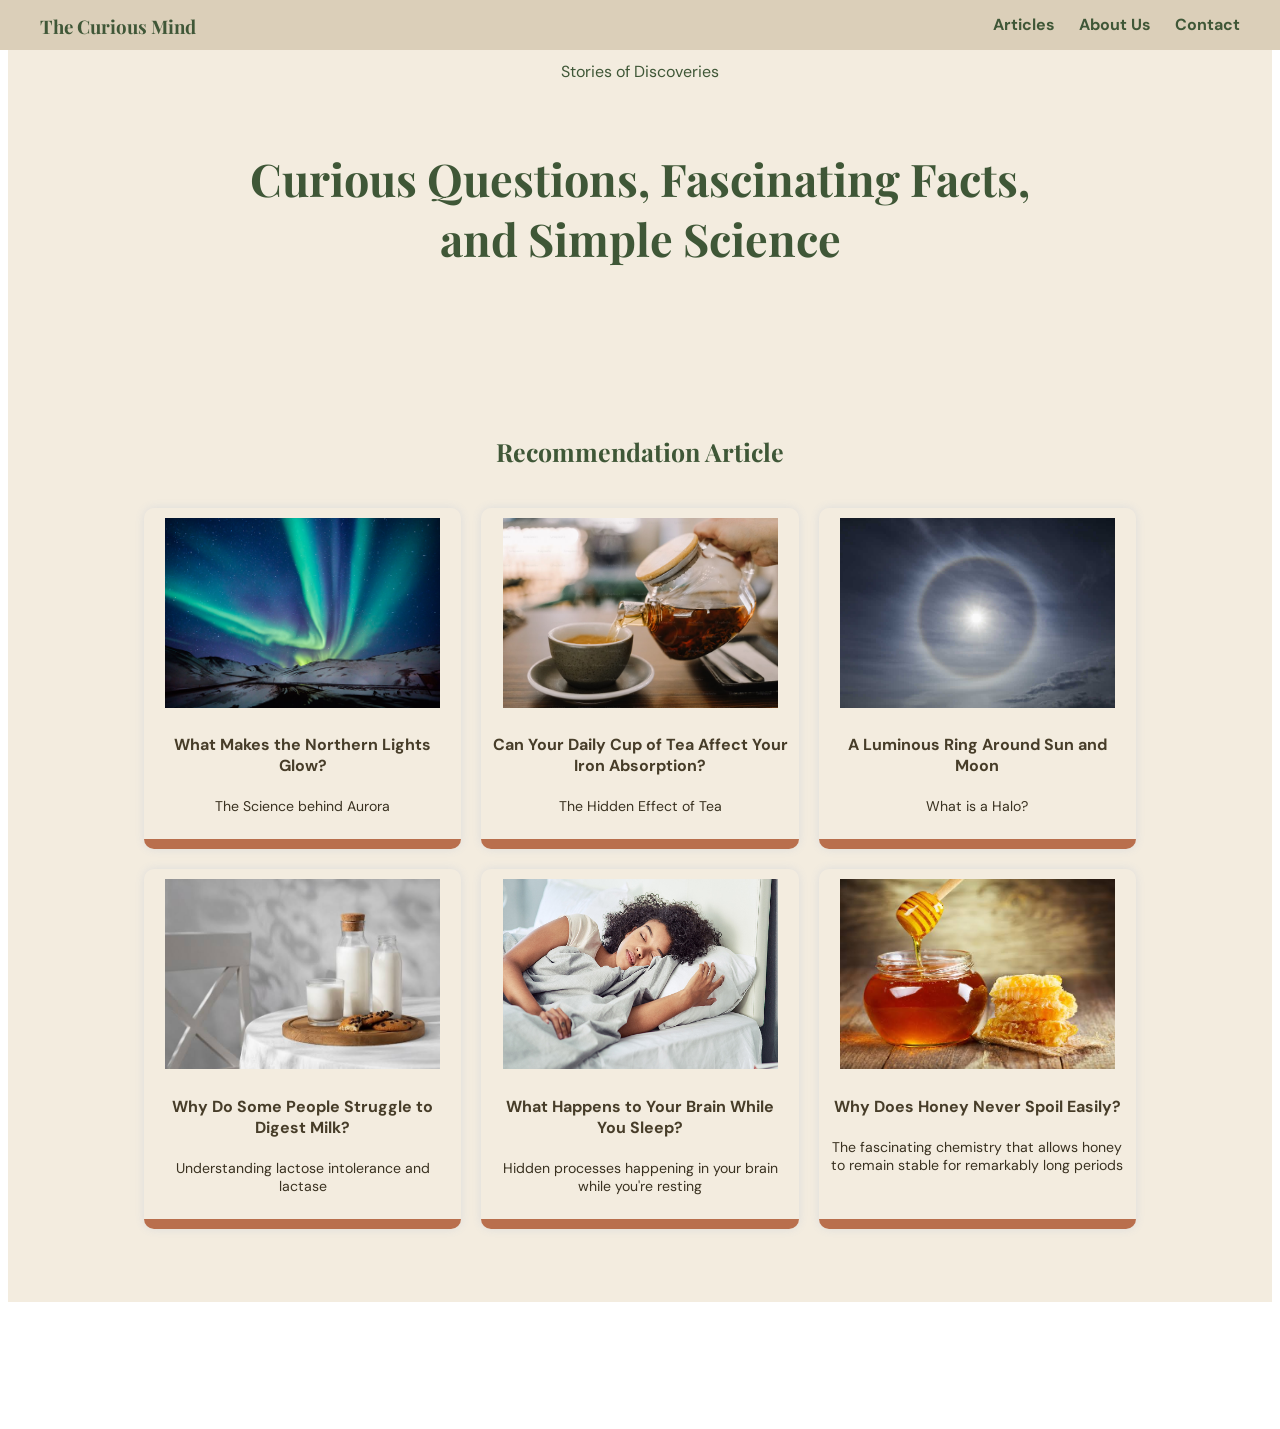
<file: index.html>
<!DOCTYPE html>
<html lang="en">
<head>
    <meta charset="UTF-8">
    <meta name="viewport" content="width=device-width, initial-scale=1.0">
    <title>Document</title>
    <link rel="stylesheet" type="text/css" href="home.css">
    <link href="https://unpkg.com/aos@next/dist/aos.css" rel="stylesheet">
</head>
<body>
    <script src="https://unpkg.com/aos@next/dist/aos.js"></script>
    <link href="https://fonts.googleapis.com/css2?family=DM+Sans:wght@400;500;600;700&family=Playfair+Display:wght@400;500;600;700&display=swap" rel="stylesheet">
    <header>
        <div class="main-header">
            <!-- <img class="header-icon" src="blogpagepicture/header-icon.png"> -->
                <h3 class="title"><a href="index.html">The Curious Mind</a></h3>
                <nav>
                    <a href="article.html">Articles</a>
                    <a href="abtus.html">About Us</a>
                    <a href="contact.html">Contact</a>
                    
                </nav>
        </div>
    </header>
    <main>
        <div class="home">
            <div class="jumbotron">
                <div class="header-flex">
                    <div>
                        <!-- <h2 class="jumbotron-text" data-aos="fade-right" data-aos-once="true" data-aos-duration="2000" data-aos-delay="500" data-aos-easing="ease-in">Baru di dunia Programming? <br> Belajar lewat pengembangan <span style="color: #f4a261;">Game dan Web</span> sederhana!</h2> -->
                        <div class="mini-text-flex">
                            <p class="mini-text">Stories of Discoveries</p>
                        </div>
                    </div>
            </div>
            <div class="jumbotron">
                <h1 class="main-title">Curious Questions, Fascinating Facts,<br>and Simple Science</h1>
            </div>
        </div>
        <div class="main-content">
                <div class="content">
                    <article id="my-project">
                        <h3 class="article-title">Recommendation Article</h3>
                        <div class="project-container">
                            <a href="aurora.html" class="project-link">
                                <div class="project">
                                <img src="photo/iceland_aurora_1.jpg" alt="" width="275px" height="190px">
                                <h4 class="project-title">What Makes the Northern Lights Glow?</h4>
                                <p class="project-description">The Science behind Aurora</p>
                            </div>
                            </a>
                            <a href="tea.html" class="project-link">
                                <div class="project">
                                    <img src="photo/hottea.jpeg" alt="" width="275px" height="190px">
                                    <h4 class="project-title">Can Your Daily Cup of Tea Affect Your Iron Absorption?</h4>
                                    <p class="project-description">The Hidden Effect of Tea</p>
                                </div>
                            </a>
                            <a href="halo.html" class="project-link">
                                <div class="project">
                                    <img src="photo/halo.jpg" alt="" width="275px" height="190px">
                                    <h4 class="project-title">A Luminous Ring Around Sun and Moon</h4>
                                    <p class="project-description">What is a Halo?</p>
                                </div>
                            </a>
                        </div>
                        <div class="project-container">
                            <a href="milk.html" class="project-link">
                                <div class="project">
                                    <img src="photo/milk.jpg" alt="" width="275px" height="190px">
                                    <h4 class="project-title">Why Do Some People Struggle to Digest Milk?</h4>
                                    <p class="project-description">Understanding lactose intolerance and lactase</p>
                                </div>
                            </a>
                            <a href="sleep.html" class="project-link">
                                <div class="project">
                                    <img src="photo/sleep.jpg" alt="" width="275px" height="190px">
                                    <h4 class="project-title">What Happens to Your Brain While You Sleep?</h4>
                                    <p class="project-description">Hidden processes happening in your brain while you're resting</p>
                                </div>
                            </a>
                            <a href="honey.html" class="project-link">
                                <div class="project">
                                    <img src="photo/honey.jpg" alt="" width="275px" height="190px">
                                    <h4 class="project-title">Why Does Honey Never Spoil Easily?</h4>
                                    <p class="project-description">The fascinating chemistry that allows honey to remain stable for remarkably long periods</p>
                                </div>
                            </a>
                        </div>
                    </article>
                </div>
            </div>
    </main>
    <footer>

    </footer>
</body>
</html>
</file>
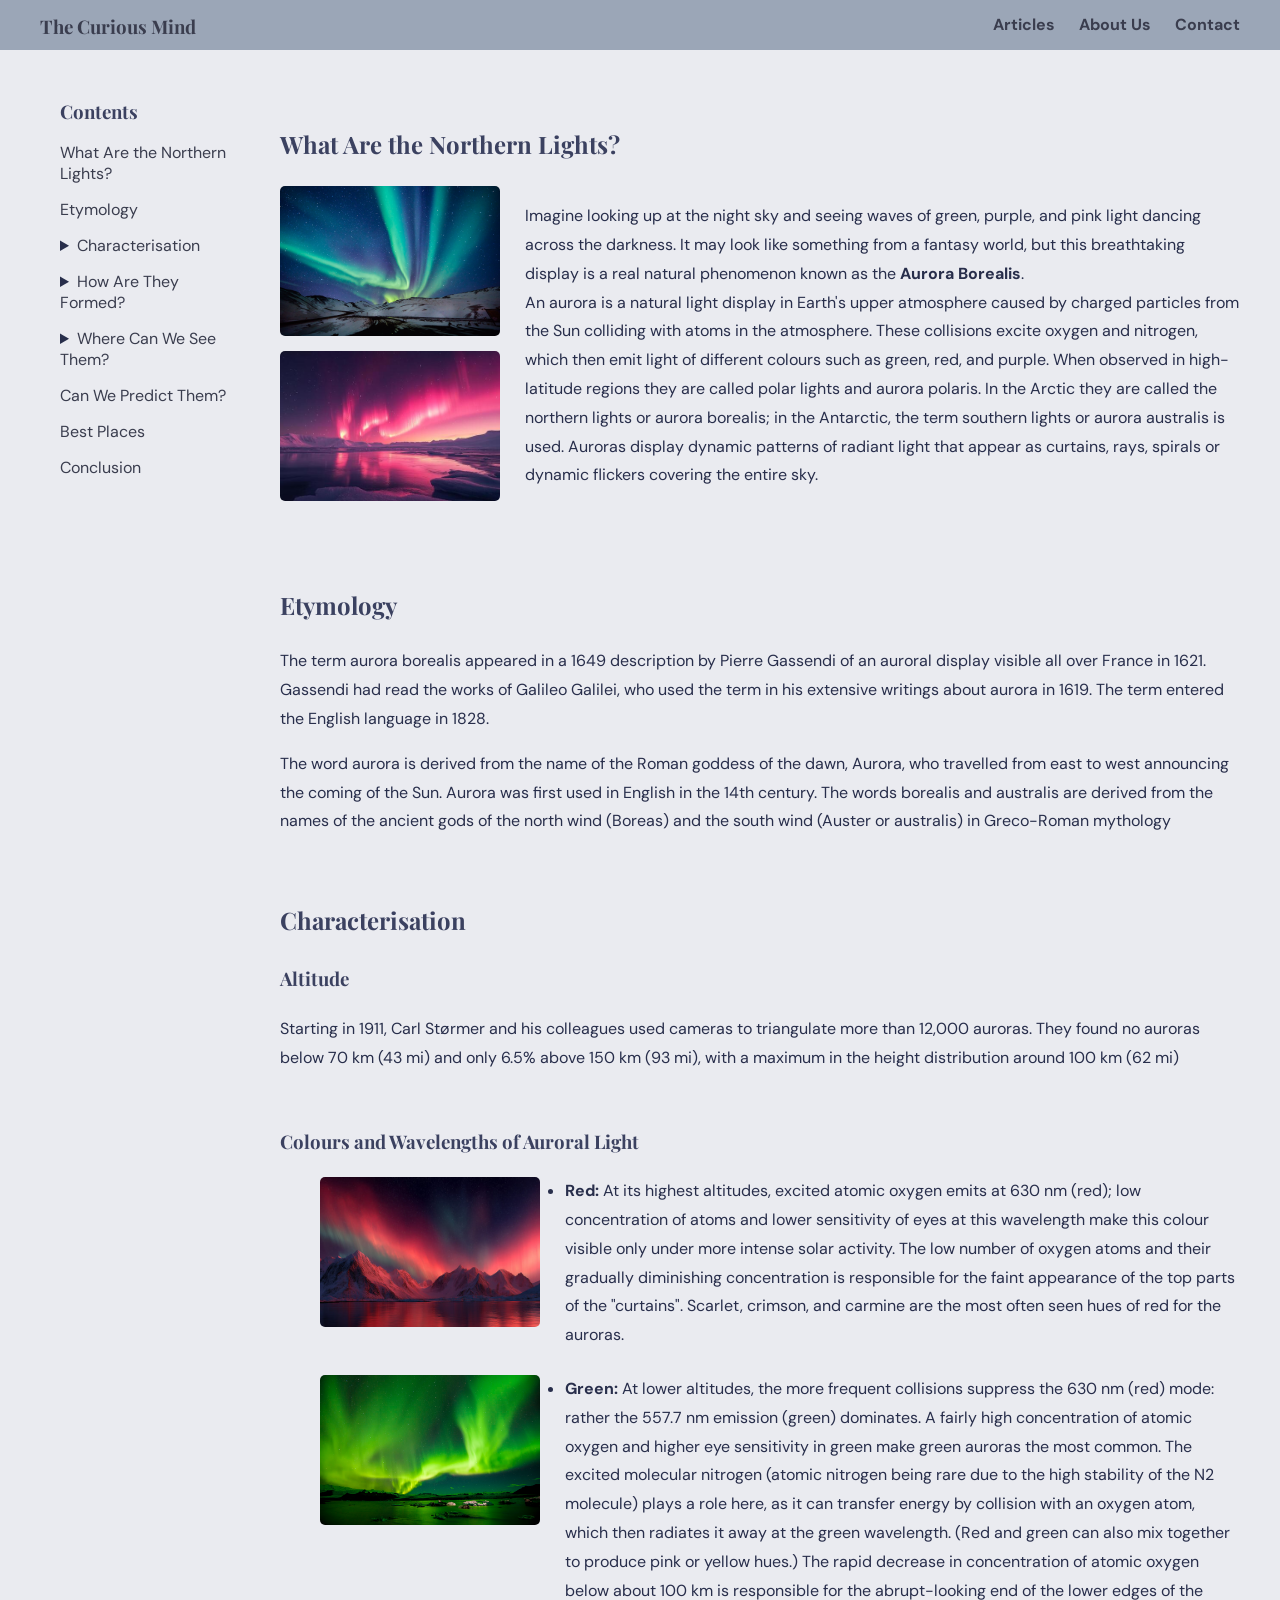
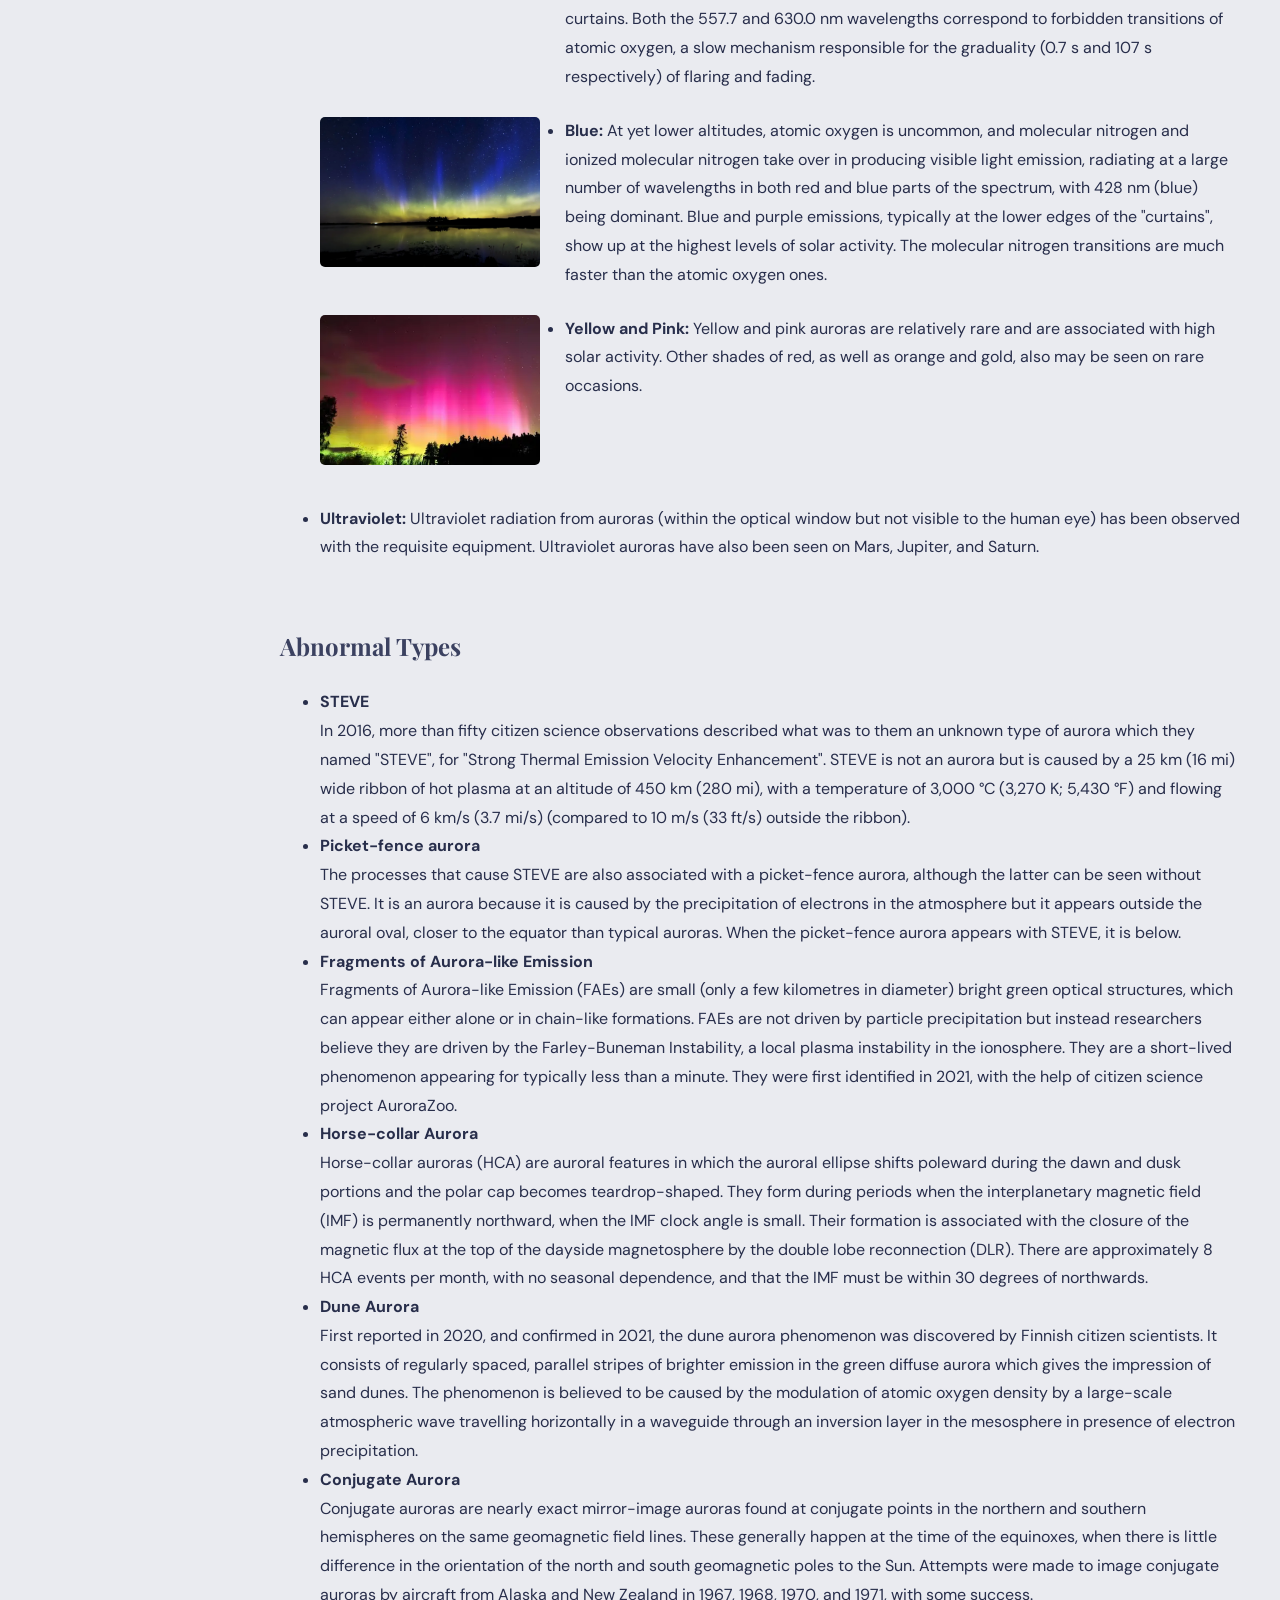
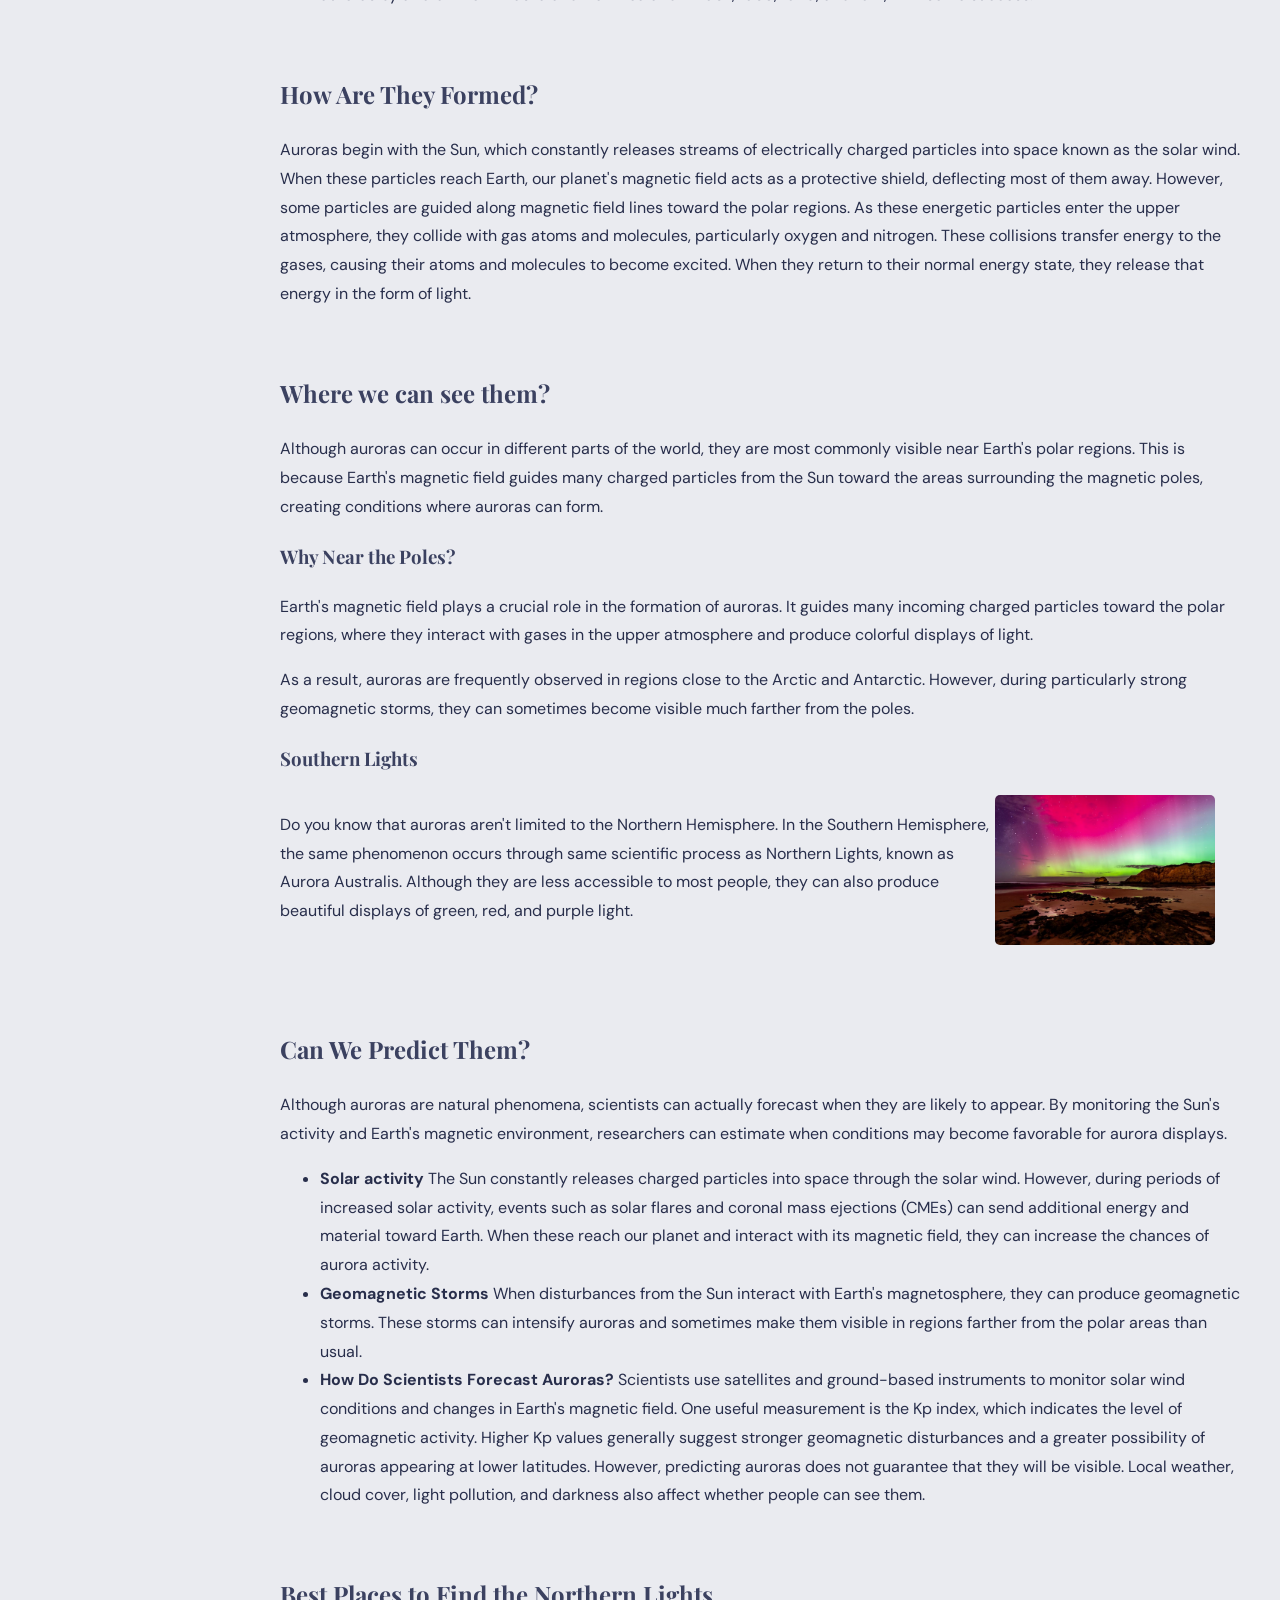
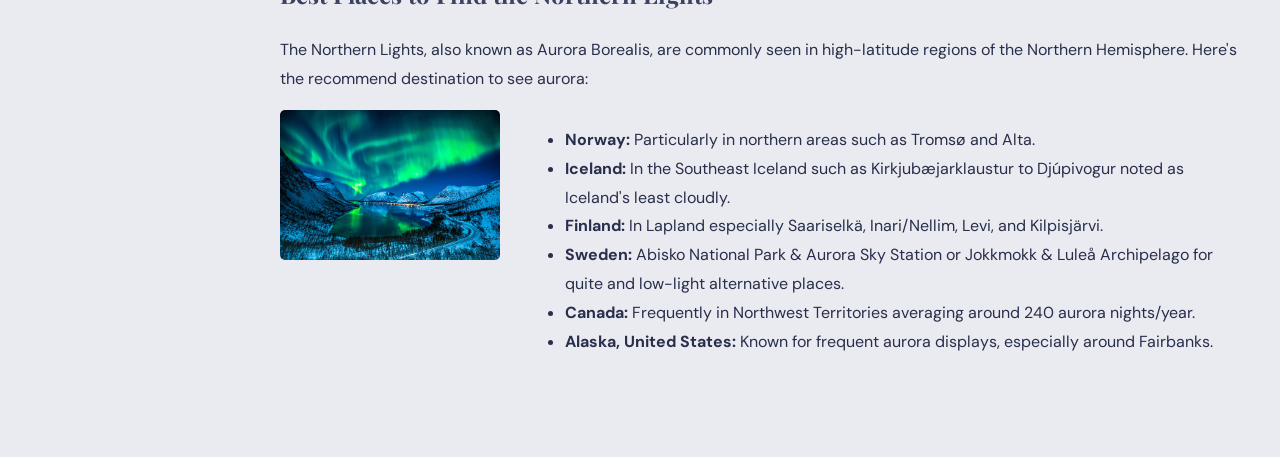
<file: aurora.html>
<!DOCTYPE html>
<html lang="en">
<head>
    <meta charset="UTF-8">
    <meta name="viewport" content="width=device-width, initial-scale=1.0">
    <title>Document</title>
    <link rel="stylesheet" type="text/css" href="aurora.css">
</head>
<body>
    <link href="https://fonts.googleapis.com/css2?family=DM+Sans:wght@400;500;600;700&family=Playfair+Display:wght@400;500;600;700&display=swap" rel="stylesheet">
    <header>
        <div class="main-header">
            <!-- <img class="header-icon" src="blogpagepicture/header-icon.png"> -->
                <h3 class="title"><a href="index.html">The Curious Mind</a></h3>
                <nav>
                    <a href="article.html">Articles</a>
                    <a href="abtus.html">About Us</a>
                    <a href="contact.html">Contact</a>
                    
                </nav>
        </div>
    </header>
    <main>
        <div class="article-layout">

    <!-- Table of Contents -->
    <aside class="table-of-contents">
        <h3>Contents</h3>
        <ul>
            <li><a href="#what-are-auroras">What Are the Northern Lights?</a></li>
            <li><a href="#etymology">Etymology</a></li>
            <li>
            <details>
                <summary><a href="#character">Characterisation</a></summary>
                <div class="sub-table">
                    <ul>
                        <li><a href="#altitude">Altitude</a></li>
                        <li><a href="#colors">Colours and wavelengths of auroral light</a></li>
                        <li><a href="#abnormal">Abnormal Types</a></li>
                    </ul>
                </div>
            </details>
            </li>
            <li></li>
            <li>
            <details>
                <summary><a href="#formation">How Are They Formed?</a></summary>
                <div class="sub-table">
                    <ul>
                        <li><a href="#solar-wind">Solar Wind</a></li>
                        <li><a href="#magnetic-field">Earth's Magnetic Field</a></li>
                        <li><a href="#light-production">Production of Light</a></li>
                    </ul>
                </div>
            </details>
            </li>
            <li>
            <details>
                <summary><a href="#locations">Where Can We See Them?</a></summary>
                <div class="sub-table">
                    <ul>
                        <li><a href="#nearpoles">Why the near poles?</a></li>
                        <li><a href="#southern">Southern Lights</a></li>
                    </ul>
                </div>
            </details>
            </li>
            <li><a href="#prediction">Can We Predict Them?</a></li>
            <li><a href="#places">Best Places</a></li>
            <li><a href="#conclusion">Conclusion</a></li>
        </ul>
    </aside>

    <!-- Article Content -->
    <main class="article-content">
        <section id="what-are-auroras">
            <h2><br>What Are the Northern Lights?</h2>
            <div class="image-text-row">
                <div class="image-column">
                    <img src="photo/iceland_aurora_1.jpg" class="article-image">
                    <img src="photo/pink aurora.jpeg" class="article-image" >
                </div>
                <div class="text-column">
                    <p>Imagine looking up at the night sky and seeing waves of green, purple, and pink light dancing across the darkness.
                It may look like something from a fantasy world, but this breathtaking display is a real natural phenomenon known 
                as the <strong>Aurora Borealis</strong>.<br>An aurora is a natural light display in Earth's upper atmosphere caused by 
                charged particles from the Sun colliding with atoms in the atmosphere. These collisions excite oxygen and nitrogen, which 
                then emit light of different colours such as green, red, and purple. When observed in high-latitude regions they are called 
                polar lights and aurora polaris. In the Arctic they are called the northern lights or aurora borealis; in the Antarctic, the 
                term southern lights or aurora australis is used. Auroras display dynamic patterns of radiant light that appear as curtains, 
                rays, spirals or dynamic flickers covering the entire sky.</p>
                </div>
            </div>
        </section>

        <section id="etymology">
            <h2><br>Etymology</h2>
            <p>The term aurora borealis appeared in a 1649 description by Pierre Gassendi of an auroral display visible all over France in 1621. 
                Gassendi had read the works of Galileo Galilei, who used the term in his extensive writings about aurora in 1619. The term entered 
                the English language in 1828.</p>
            <p>The word aurora is derived from the name of the Roman goddess of the dawn, Aurora, who travelled from east to west announcing the 
                coming of the Sun. Aurora was first used in English in the 14th century. The words borealis and australis are derived from the names 
                of the ancient gods of the north wind (Boreas) and the south wind (Auster or australis) in Greco-Roman mythology</p>
        </section>

        <section id="character">
            <h2><br>Characterisation</h2>
            <section id="altitude">
                <h3>Altitude</h3>
                <p>Starting in 1911, Carl Størmer and his colleagues used cameras to triangulate more than 12,000 auroras. They found no auroras below 
                    70 km (43 mi) and only 6.5% above 150 km (93 mi), with a maximum in the height distribution around 100 km (62 mi)</p>
            </section>
            <section id="colors">
                <h3><br>Colours and Wavelengths of Auroral Light</h3>
            <ul>  
                <div class="image-text-row">
                    <div class="image-column">
                        <img src="photo/red aurora.jpg" class="article-image">
                    </div>
                    <div class="text-column">
                        <li><strong>Red:</strong> At its highest altitudes, excited atomic oxygen emits at 630 nm (red); low concentration of atoms and lower sensitivity of 
                    eyes at this wavelength make this colour visible only under more intense solar activity. The low number of oxygen atoms and their 
                    gradually diminishing concentration is responsible for the faint appearance of the top parts of the "curtains". Scarlet, crimson, 
                    and carmine are the most often seen hues of red for the auroras.</li>
                    </div>
                </div>
                <div class="image-text-row">
                    <div class="image-column">
                        <img src="photo/green aurora.avif" class="article-image">
                    </div>
                    <div class="text-column">
                        <li><strong>Green:</strong> At lower altitudes, the more frequent collisions suppress the 630 nm (red) mode: rather the 557.7 nm emission (green) dominates. 
                    A fairly high concentration of atomic oxygen and higher eye sensitivity in green make green auroras the most common. The excited molecular nitrogen 
                    (atomic nitrogen being rare due to the high stability of the N2 molecule) plays a role here, as it can transfer energy by collision with an oxygen atom, 
                    which then radiates it away at the green wavelength. (Red and green can also mix together to produce pink or yellow hues.) The rapid decrease in concentration 
                    of atomic oxygen below about 100 km is responsible for the abrupt-looking end of the lower edges of the curtains. Both the 557.7 and 630.0 nm wavelengths 
                    correspond to forbidden transitions of atomic oxygen, a slow mechanism responsible for the graduality (0.7 s and 107 s respectively) of flaring and fading.</li>
                    </div>
                </div>
                <div class="image-text-row">
                    <div class="image-column">
                        <img src="photo/blue aurora.webp" class="article-image">
                    </div>
                    <div class="text-column">
                        <li><strong>Blue:</strong> At yet lower altitudes, atomic oxygen is uncommon, and molecular nitrogen and ionized molecular nitrogen take over in producing visible 
                            light emission, radiating at a large number of wavelengths in both red and blue parts of the spectrum, with 428 nm (blue) being dominant. Blue and purple emissions, 
                            typically at the lower edges of the "curtains", show up at the highest levels of solar activity. The molecular nitrogen transitions are much faster than the atomic oxygen ones.</li>
                    </div>
                </div>
                <div class="image-text-row">
                    <div class="image-column">
                        <img src="photo/yellow pink aurora.webp" class="article-image">
                    </div>
                    <div class="text-column">
                        <li><strong>Yellow and Pink:</strong> Yellow and pink auroras are relatively rare and are associated with high solar activity. Other shades of red, as well as orange and gold, also may be seen on rare occasions.</li>
                    </div>
                </div>
                <li><strong>Ultraviolet:</strong> Ultraviolet radiation from auroras (within the optical window but not visible to the human eye) has been observed with the requisite equipment. Ultraviolet auroras have also been seen on Mars, Jupiter, and Saturn.</li>
            </ul>
            </section>
            <section id="abnormal">
                <h2><br>Abnormal Types</h2>
                <ul>
                    <li><strong>STEVE</strong><br>In 2016, more than fifty citizen science observations described what was to them an unknown type of aurora which they named "STEVE", for "Strong Thermal Emission 
                        Velocity Enhancement". STEVE is not an aurora but is caused by a 25 km (16 mi) wide ribbon of hot plasma at an altitude of 450 km (280 mi), with a temperature of 3,000 °C (3,270 K; 5,430 °F) 
                        and flowing at a speed of 6 km/s (3.7 mi/s) (compared to 10 m/s (33 ft/s) outside the ribbon).</li>
                    <li><strong>Picket-fence aurora</strong><br>The processes that cause STEVE are also associated with a picket-fence aurora, although the latter can be seen without STEVE. It is an aurora 
                        because it is caused by the precipitation of electrons in the atmosphere but it appears outside the auroral oval, closer to the equator than typical auroras. When the picket-fence 
                        aurora appears with STEVE, it is below.</li>
                    <li><strong>Fragments of Aurora-like Emission</strong><br>Fragments of Aurora-like Emission (FAEs) are small (only a few kilometres in diameter) bright green optical structures, which can appear either alone or in chain-like formations. 
                        FAEs are not driven by particle precipitation but instead researchers believe they are driven by the Farley-Buneman Instability, a local plasma instability in the ionosphere. They are a short-lived 
                        phenomenon appearing for typically less than a minute. They were first identified in 2021, with the help of citizen science project AuroraZoo.</li>
                    <li><strong>Horse-collar Aurora</strong><br>Horse-collar auroras (HCA) are auroral features in which the auroral ellipse shifts poleward during the dawn and dusk portions and the polar 
                        cap becomes teardrop-shaped. They form during periods when the interplanetary magnetic field (IMF) is permanently northward, when the IMF clock angle is small. Their formation is 
                        associated with the closure of the magnetic flux at the top of the dayside magnetosphere by the double lobe reconnection (DLR). There are approximately 8 HCA events per month, with 
                        no seasonal dependence, and that the IMF must be within 30 degrees of northwards.</li>
                    <li><strong>Dune Aurora</strong><br>First reported in 2020, and confirmed in 2021, the dune aurora phenomenon was discovered by Finnish citizen scientists. It consists of regularly spaced, 
                        parallel stripes of brighter emission in the green diffuse aurora which gives the impression of sand dunes. The phenomenon is believed to be caused by the modulation of atomic oxygen 
                        density by a large-scale atmospheric wave travelling horizontally in a waveguide through an inversion layer in the mesosphere in presence of electron precipitation.</li>
                    <li><strong>Conjugate Aurora</strong><br>Conjugate auroras are nearly exact mirror-image auroras found at conjugate points in the northern and southern hemispheres on the same geomagnetic field lines. 
                        These generally happen at the time of the equinoxes, when there is little difference in the orientation of the north and south geomagnetic poles to the Sun. Attempts were made to image 
                        conjugate auroras by aircraft from Alaska and New Zealand in 1967, 1968, 1970, and 1971, with some success.</li>
                </ul>
            </section>
        </section>
        <section id="formation">
            <h2><br>How Are They Formed?</h2>
            <p>Auroras begin with the Sun, which constantly releases streams of electrically charged particles into space known as the solar wind. 
                When these particles reach Earth, our planet's magnetic field acts as a protective shield, deflecting most of them away. However, 
                some particles are guided along magnetic field lines toward the polar regions. As these energetic particles enter the upper atmosphere,
                they collide with gas atoms and molecules, particularly oxygen and nitrogen. These collisions transfer energy to the gases, causing their 
                atoms and molecules to become excited. When they return to their normal energy state, they release that energy in the form of light.</p>
        </section>

        <section id="locations">
            <h2><br>Where we can see them?</h2>
            <p>Although auroras can occur in different parts of the world, they are most commonly visible near Earth's polar regions. This is because Earth's magnetic field guides many charged 
                particles from the Sun toward the areas surrounding the magnetic poles, creating conditions where auroras can form.</p>
            <section id="nearpoles">
                <h3>Why Near the Poles?</h3>
                <p>Earth's magnetic field plays a crucial role in the formation of auroras. It guides many incoming charged particles toward the polar regions, where they interact 
                    with gases in the upper atmosphere and produce colorful displays of light.</p>
                <p>As a result, auroras are frequently observed in regions close to the Arctic and Antarctic. However, during particularly strong geomagnetic 
                    storms, they can sometimes become visible much farther from the poles.</p>
            </section>
            <section id="southern">
                <h3>Southern Lights</h3>
                <div class="image-text-row">
                    <div class="text-column">
                        <p>Do you know that auroras aren't limited to the Northern Hemisphere. In the Southern Hemisphere, the same phenomenon occurs through same scientific
                    process as Northern Lights, known as Aurora Australis. Although they are less accessible to most people, they can also produce beautiful displays 
                    of green, red, and purple light.</p>
                    </div>
                    <div class="image-column">
                        <img src="photo/southernlights.avif" class="article-image">
                    </div>
                </div>
            </section>
        </section>

        <section id="prediction">
            <h2><br>Can We Predict Them?</h2>
            <p>Although auroras are natural phenomena, scientists can actually forecast when they are likely to appear. By monitoring the Sun's activity and Earth's magnetic environment, researchers can estimate when conditions may become favorable for aurora displays.</p>
            <ul>
                <li><strong>Solar activity</strong> The Sun constantly releases charged particles into space through the solar wind. However, during periods of increased solar activity, events such as solar flares and coronal 
                    mass ejections (CMEs) can send additional energy and material toward Earth. When these reach our planet and interact with its magnetic field, they can increase the chances of aurora activity.</li>
                <li><strong>Geomagnetic Storms</strong> When disturbances from the Sun interact with Earth's magnetosphere, they can produce geomagnetic storms. These storms can intensify auroras and sometimes make them visible in regions farther from the polar areas than usual.</li>
                <li><strong>How Do Scientists Forecast Auroras?</strong> Scientists use satellites and ground-based instruments to monitor solar wind conditions and changes in Earth's magnetic field. One useful measurement is the Kp index, which indicates the level of geomagnetic activity. Higher Kp values 
                    generally suggest stronger geomagnetic disturbances and a greater possibility of auroras appearing at lower latitudes. However, predicting auroras does not guarantee that they will be visible. Local weather, cloud cover, light pollution, and darkness also affect whether people can see them.</li>
            </ul>
        </section>

        <section id="places">
                <h2><br>Best Places to Find the Northern Lights</h2>
                <p>The Northern Lights, also known as Aurora Borealis, are commonly seen in high-latitude regions of the Northern Hemisphere. 
                    Here's the recommend destination to see aurora:</p>
                <div class="image-text-row">
                    <div class="image-column">
                        <img src="photo/northernlights.jpg" class="article-image">
                    </div>
                    <div class="text-column">
                        <ul>
                            <li><strong>Norway: </strong>Particularly in northern areas such as Tromsø and Alta.</li>
                            <li><strong>Iceland: </strong>In the Southeast Iceland such as Kirkjubæjarklaustur to Djúpivogur noted as Iceland's least cloudly.</li>
                            <li><strong>Finland: </strong>In Lapland especially Saariselkä, Inari/Nellim, Levi, and Kilpisjärvi.</li>
                            <li><strong>Sweden: </strong>Abisko National Park & Aurora Sky Station or Jokkmokk & Luleå Archipelago for quite and low-light alternative places.</li>
                            <li><strong>Canada: </strong>Frequently in Northwest Territories averaging around 240 aurora nights/year.</li>
                            <li><strong>Alaska, United States: </strong>Known for frequent aurora displays, especially around Fairbanks.</li>
                        </ul>
                    </div>
                </div>
            </section>

    </main>

</div>
    </main>
    <footer>

    </footer>
</body>
</html>
</file>
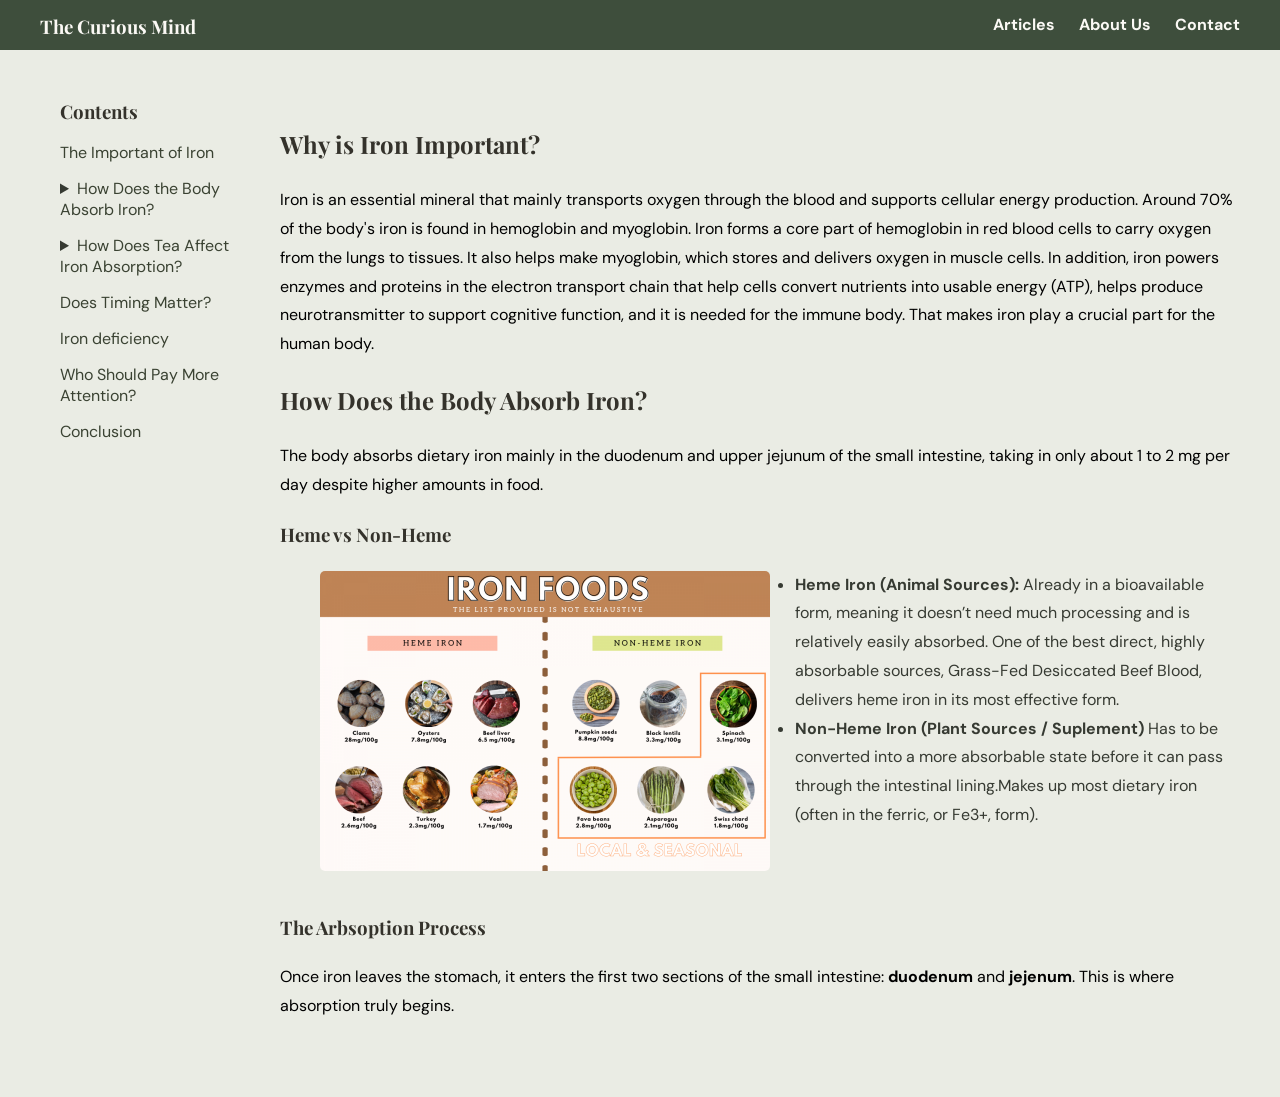
<file: tea.html>
<!DOCTYPE html>
<html lang="en">
<head>
    <meta charset="UTF-8">
    <meta name="viewport" content="width=device-width, initial-scale=1.0">
    <title>Document</title>
    <link rel="stylesheet" type="text/css" href="tea.css">
</head>
<body>
    <link href="https://fonts.googleapis.com/css2?family=DM+Sans:wght@400;500;600;700&family=Playfair+Display:wght@400;500;600;700&display=swap" rel="stylesheet">
    <header>
        <div class="main-header">
            <!-- <img class="header-icon" src="blogpagepicture/header-icon.png"> -->
                <h3 class="title"><a href="index.html">The Curious Mind</a></h3>
                <nav>
                    <a href="article.html">Articles</a>
                    <a href="abtus.html">About Us</a>
                    <a href="contact.html">Contact</a>
                    
                </nav>
        </div>
    </header>
    <main>
        <div class="article-layout">
            <aside class="table-of-contents">
                <h3>Contents</h3>
                <ul>
                    <li><a href="#important">The Important of Iron</a></li>
                    <li>
                        <details>
                            <summary><a href="#body-absorb">How Does the Body Absorb Iron?</a></summary>
                            <div class="sub-table">
                                <ul>
                                    <li><a href="#types">Heme vs Non-Heme Iron</a></li>
                                    <li><a href="#process">The Absorption Process</a></li>
                                </ul>
                            </div>
                        </details>
                    </li>
                    <li>
                        <details>
                            <summary><a href="#how">How Does Tea Affect Iron Absorption?</a></summary>
                            <div class="sub-table">
                                <ul>
                                    <li><a href="#contain">Polyphenols and Tannins</a></li>
                                    <li><a href="#digestion">What Happens During Digestion?</a></li>
                                </ul>
                            </div>
                        </details>
                    </li>
                    <li><a href="#timing">Does Timing Matter?</a></li>
                    <li><a href="#places">Iron deficiency</a></li>
                    <li><a href="#attention">Who Should Pay More Attention?</a></li>
                    <li><a href="#conclusion">Conclusion</a></li>
                </ul>
            </aside>


        <main class="article-content">
            <section id="important">
                <h2><br>Why is Iron Important?</h2>
                <p>Iron is an essential mineral that mainly transports oxygen through the blood and supports 
                cellular energy production. Around 70% of the body's iron is found in hemoglobin and myoglobin.
                Iron forms a core part of hemoglobin in red blood cells to carry oxygen from the lungs to tissues. 
                It also helps make myoglobin, which stores and delivers oxygen in muscle cells. In addition, iron 
                powers enzymes and proteins in the electron transport chain that help cells convert nutrients into 
                usable energy (ATP), helps produce neurotransmitter to support cognitive function, and it is needed 
                for the immune body. That makes iron play a crucial part for the human body. </p>
            </section>

            <section id="body-absorb">
                <h2>How Does the Body Absorb Iron?</h2>
                <p>The body absorbs dietary iron mainly in the duodenum and upper jejunum of the small intestine, 
                    taking in only about 1 to 2 mg per day despite higher amounts in food.</p>
                <section class="types">
                    <h3>Heme vs Non-Heme</h3>
                    <ul>  
                    <div class="image-text-row">
                        <div class="image-column">
                            <img src="photo/iron source.png" class="article-image" height="300px">
                        </div>
                        <div class="text-column">
                            <li><strong>Heme Iron (Animal Sources):</strong>  Already in a bioavailable form, meaning it doesn’t 
                                need much processing and is relatively easily absorbed. One of the best direct, highly absorbable sources, 
                                Grass-Fed Desiccated Beef Blood, delivers heme iron in its most effective form.</li>
                            <li><strong>Non-Heme Iron (Plant Sources / Suplement)</strong> Has to be converted into a more absorbable 
                                state before it can pass through the intestinal lining.Makes up most dietary iron (often in the ferric, or Fe3+, form).</li>
                        </div>
                    </div>
                    </ul>
                </section>
                <section class="process">
                    <h3>The Arbsoption Process</h3>
                    <p>Once iron leaves the stomach, it enters the first two sections of the small intestine: <strong>duodenum</strong> and <strong>jejenum</strong>.  This is where absorption truly begins.</p>
                </section>
            </section>

            <section id="how">

            </section>

            <section id="timing">
                
            </section>

            <section id="attention">

            </section>

        </div>
    </main>
</body>
</html>
</file>
<file: home.css>
.main-header {
    background-color: rgb(219, 207, 185);
    position: fixed;
    right: 0;
    left: 0;
    top: 0;
    /* bottom: 0; */
    height: 50px;
    /* add s-index after adding slider to see the difference */
    z-index: 100;
    /* box-shadow: 0px 0px 50px gainsboro; */
}
.title {
    text-align: left;
   color: rgb(63, 87, 55);
   position: absolute;
   /* left: 10px; */
   padding: 0;
   /* width: px; */
   margin: 14px 30px 0px;
}
nav {
   position: absolute;
   right: 0;
   margin: 14px 30px 0px;
   /* display: flex; */
}
.main-header a{
    /* text project, contact, abt us in right */
   text-decoration: none;
   color: rgb(63, 87, 55);
   padding: 10px;
   font-weight: bold;
   /* float: left; */
}

/* ------------HOME------------ */
.home {
    margin-top: 2%;
    background-color: rgb(243, 236, 223);
    background-size: auto;
    left: 0;
    right: 0;
}
.jumbotron {
    /* padding: 20px; */
    /* margin-left: auto;
    margin-right: auto; */
    text-align: center;
    background-color: rgb(243, 236, 223);
    width: 100%;
}
.header-flex {
    display: flex;
    justify-content: center;
    padding: 20px;
}
.main-title {
    color: rgb(63,87,55);
    font-size: 45px;
    padding-bottom: 40px;
    /* padding: 20px; */
}
.main-text {
    justify-content: center;
    /* padding: 40px; */
    display: flex;
    text-align: center;
}
.mini-text-flex {
    /* padding: 20px; */
    display: flex;
    justify-content: center;
}
.mini-text {
    color: rgb(63, 87, 55);
    text-align: center;
    /* margin-right: 5px; */
}

/* ----------ARTICLE---------- */
.main-content {
    margin: 10%;
    padding-bottom: 5%;
    left: 0;
    right: 0;
}
.content {
    /* margin-left: 10%; */
    max-width: 100%;
    border-radius: 10px;
}
article {
    max-width: 100%;
}
.article-title {
    text-align: center;
    font-size: 25px;
    margin: 50px 0 30px;
    color: rgb(63,87,55);
}

.project-container {
    display: flex;
    justify-content: space-around;
}
.project {
    margin: 10px;
    border-bottom: 10px solid #B96F4D;
    border-radius: 10px;
    padding: 10px;
    text-align: center;
    justify-content: center;
    box-shadow: 0 0 10px gainsboro;
}
.project-title {
    color: rgb(71, 61, 41);
    text-decoration: none;
}
.project-description {
    color: rgb(57, 49, 32);
    text-decoration: none;
    text-align: center;
    font-size: 1.1vw;
}
.project-link {
    text-decoration: none;
    display: flex;
    color: rgb(57, 49, 32);
    flex: 1;
}

/* RESPONSIVE */
@media(max-width : 930px) {
    * {
        font-size: 2.5vw;
        padding: 0px;
        margin: 0px;
    }
    main {
        margin-top: 40px;
    }
    .mini-text-flex {
        font-size: 2vw;
    }
    .main-title {
        font-size: 5vw;
        padding-bottom: 10px;
    }
    .article-title {
        font-size: 4vw;
        font-weight: 700;
    }
    .project-container {

    }
    .project-container img{
        width: 120px;
        height: 84px;
    }
    .project-title {
        font-size: 1.5vw;
    }
    .project-description {
    font-size: 1vw;
    text-align: center;
    }
}

@media(max-width : 1220px) {
    * {
        font-size: 2.5vw;
        padding: 0px;
        margin: 0px;
    }
    main {
        margin-top: 40px;
    }
    .mini-text-flex {
        font-size: 2vw;
    }
    .main-title {
        font-size: 5vw;
        padding-bottom: 10px;
    }
    .article-title {
        font-size: 4vw;
        font-weight: 700;
    }
    .project-container {

    }
    .project-container img{
        width: 120px;
        height: 84px;
    }
    .project-title {
        font-size: 1.5vw;
    }
    .project-description {
    font-size: 1.5vw;
    text-align: center;
    }
}

/* Main text */
body {
    font-family: 'DM Sans', sans-serif;
}

/* Headings */
h1, h2, h3 {
    font-family: 'Playfair Display', serif;
}

/* Logo */
.logo {
    font-family: 'Playfair Display', serif;
}

/* Navigation */
nav, h4 {
    font-family: 'DM Sans', sans-serif;
}
</file>
<file: aurora.css>
/* HEADER */
.main-header {
    background-color: rgb(155, 166, 183);
    position: fixed;
    right: 0;
    left: 0;
    top: 0;
    /* bottom: 0; */
    height: 50px;
    /* add s-index after adding slider to see the difference */
    z-index: 100;
    /* box-shadow: 0px 0px 50px gainsboro; */
}
.main-header a{
    /* text project, contact, abt us in right */
   text-decoration: none;
   color: #3a3d4e;
   padding: 10px;
   font-weight: bold;
   /* float: left; */
}
.title {
    text-align: left;
   color: rgb(63, 87, 55);
   position: absolute;
   /* left: 10px; */
   padding: 0;
   /* width: px; */
   margin: 14px 30px 0px;
}
nav {
   position: absolute;
   right: 0;
   margin: 14px 30px 0px;
   /* display: flex; */
}


.article-layout {
    display: grid;
    grid-template-columns: 220px 1fr;
    gap: 20px;
    max-width: 1200px;
    margin: 40px auto;
    padding: 20px;
    align-items: start;
}
.table-of-contents {
    position: sticky;
    top: 20px;
    /* background: #E9DDC9; */
    padding: 20px;
    border-radius: 10px;
    overflow-y: auto;
}
.table-of-contents ul {
    list-style: none;
    padding: 0;
}
.table-of-contents li {
    margin: 15px 0;
}
.table-of-contents a {
    color: #3a3d4e;
    text-decoration: none;
}
.table-of-contents a:hover {
    color: #B96F4D;
}

/* MAIN ARTICLE */
.article-content {
    min-width: 0;
    line-height: 1.8;
}
.article-image {
    /* float: left; */
    width: 220px;
    height: 150px;
    margin: 0 25px 15px 0;
    border-radius: 5px;
    display: block;
    object-fit: cover;
}
/* .article-imageptr {
    width: 150px;
    height: 220px;
    margin: 0 25px 15px 0;
    border-radius: 5px;
    display: block;
    object-fit: cover;
} */
.image-text-row {
  display: flex;
  align-items: flex-start; /* Teks mulai sejajar dari bagian atas gambar */
  /* gap: 20px;               Jarak antara gambar dan teks di kanannya */
  margin-bottom: 25px;
}

/* FONTS */
/* Main text */
body {
    font-family: 'DM Sans', sans-serif;
    background-color: #eaebf0;
}
/* Headings */
h1, h2, h3 {
    font-family: 'Playfair Display', serif;
    color: #3b4160;
}
/* Logo */
.logo {
    font-family: 'Playfair Display', serif;
}
/* Navigation */
nav, h4, p, li {
    font-family: 'DM Sans', sans-serif;
    color: #282e4b;
}
.sub-table {
    font-size: 1vw;
    color: #282e4b;
}

@media (max-width: 1220px)  {
    .article-image {
        max-width: 120px;
        max-height: 75px;
    }
    h1, h2, h3 {
        font-size: 2vw;
    }
    nav, h4, p, li {
        font-size: 1.5vw;
    }
}
@media (max-width: 620px) {
    .table-of-contents{
        /* color: red; */
        width: 100px;
    }
    .article-layout {
        grid-template-columns: 30vw 1fr;
        gap: 0px;
    }
    .article-image {
        max-width: 75px;
        max-height: 40px;
    }
    .main-header {
        height: 7vw;
    }
}
</file>
<file: tea.css>
/* HEADER */
.main-header {
    background-color: #3E4E3C;
    position: fixed;
    right: 0;
    left: 0;
    top: 0;
    /* bottom: 0; */
    height: 50px;
    /* add s-index after adding slider to see the difference */
    z-index: 100;
    /* box-shadow: 0px 0px 50px gainsboro; */
}
.main-header a{
    /* text project, contact, abt us in right */
   text-decoration: none;
   color: #FBF9F5;
   padding: 10px;
   font-weight: bold;
   /* float: left; */
}
.title {
    text-align: left;
   color: #FBF9F5;
   position: absolute;
   /* left: 10px; */
   padding: 0;
   /* width: px; */
   margin: 14px 30px 0px;
}
nav {
   position: absolute;
   right: 0;
   margin: 14px 30px 0px;
   /* display: flex; */
}


/* TABLE OF CONTENT */
.article-layout {
    display: grid;
    grid-template-columns: 220px 1fr;
    gap: 20px;
    max-width: 1200px;
    margin: 40px auto;
    padding: 20px;
    align-items: start;
}
.table-of-contents {
    position: sticky;
    top: 20px;
    /* background: #E9DDC9; */
    padding: 20px;
    border-radius: 10px;
    overflow-y: auto;
}
.table-of-contents ul {
    list-style: none;
    padding: 0;
}
.table-of-contents li {
    margin: 15px 0;
}
.table-of-contents a {
    color: #3a4232;
    text-decoration: none;
}
.table-of-contents a:hover {
    color: #B96F4D;
}

/* MAIN ARTICLE */
.article-content {
    min-width: 0;
    line-height: 1.8;
}
.article-image {
    /* float: left; */
    /* width: 220px; */
    height: 300px;
    margin: 0 25px 15px 0;
    border-radius: 5px;
    display: block;
    object-fit: cover;
}
/* .article-imageptr {
    width: 150px;
    height: 220px;
    margin: 0 25px 15px 0;
    border-radius: 5px;
    display: block;
    object-fit: cover;
} */
.image-text-row {
  display: flex;
  align-items: flex-start; /* Teks mulai sejajar dari bagian atas gambar */
  /* gap: 20px;               Jarak antara gambar dan teks di kanannya */
  margin-bottom: 25px;
}


/* FONTS */
/* Main text */
body {
    font-family: 'DM Sans', sans-serif;
    background-color: #EAECE4;
}
/* Headings */
h1, h2, h3 {
    font-family: 'Playfair Display', serif;
    color: #34322b;
}
/* Logo */
.logo {
    font-family: 'Playfair Display', serif;
}
/* Navigation */
nav, h4, li {
    font-family: 'DM Sans', sans-serif;
    color: #363A32;
}
.sub-table {
    font-size: 1vw;
    color: #282e4b;
}


@media (max-width: 1220px)  {
    .article-image {
        max-width: 120px;
        max-height: 75px;
    }
    h1, h2, h3 {
        font-size: 2vw;
    }
    nav, h4, p, li {
        font-size: 1.5vw;
    }
}
@media (max-width: 620px) {
    .table-of-contents{
        /* color: red; */
        width: 100px;
    }
    .article-layout {
        grid-template-columns: 30vw 1fr;
        gap: 0px;
    }
    .article-image {
        max-width: 75px;
        max-height: 40px;
    }
    .main-header {
        height: 7vw;
    }
}
</file>
